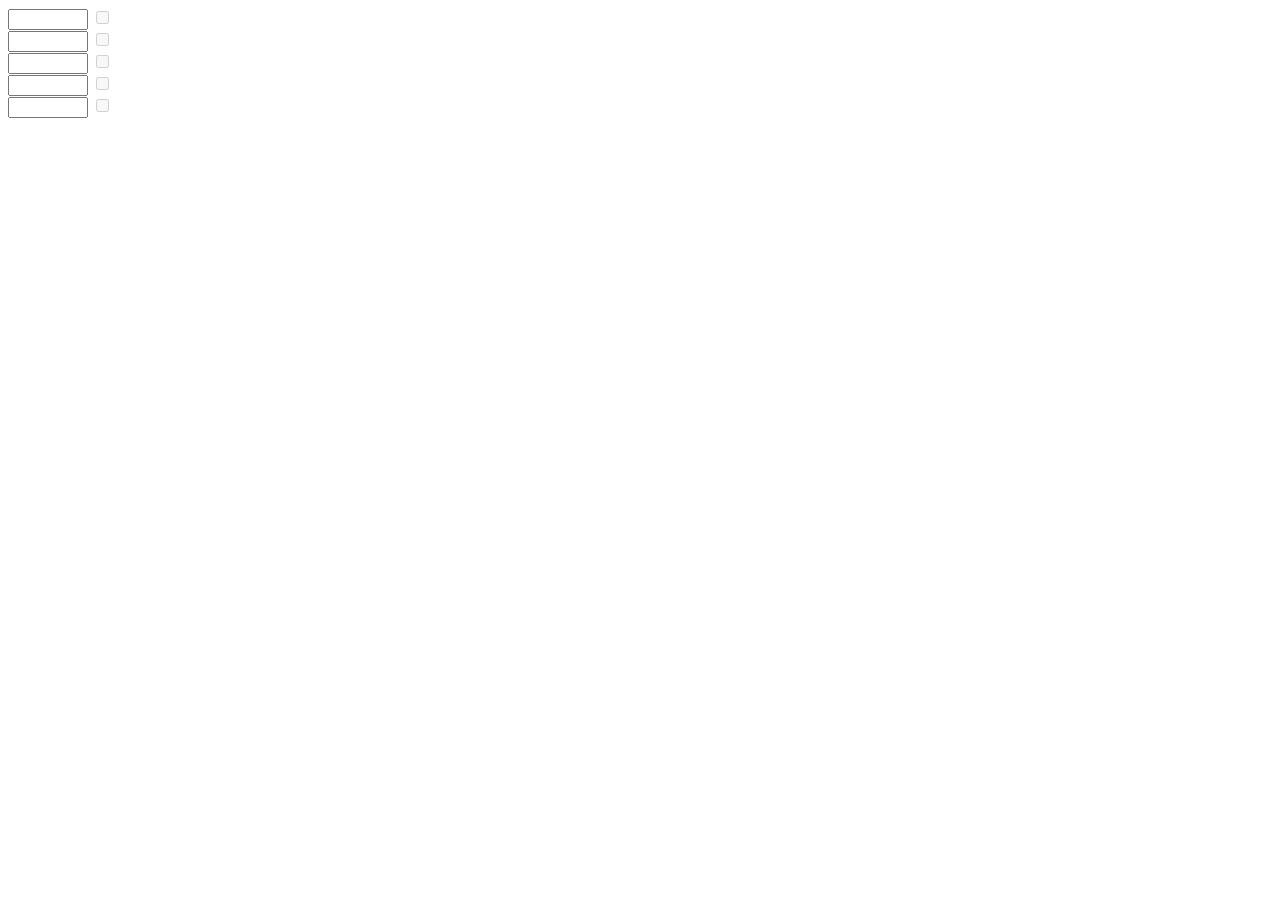
<file: freq.html>
<html>
  <body>
    <div name='voice'>
      <input type='number' min=20 max=20000 step=1
          onchange='changeFreq(this.parentNode)'/>
      <input type='checkbox'
          onchange='maybeInitCtx(); toggleVoice(this.parentNode)'/>
    </div>
    <script>
      const params = new URLSearchParams(window.location.search);
      const freq_params = params.getAll('hz');
      const num_voices = Math.max(5, freq_params.length);
      
      var audioCtx = null;
      var gainNode = null;
      var oscillators = new Array(num_voices);

      let template = document.getElementsByName('voice')[0];
      for (let i = 0; i < num_voices; i++) {
        voice = template.cloneNode(true);
        voice.idx = i;
        for (let j = 0; j < voice.children.length; j++) {
          let input = voice.children[j];
          if (input.tagName.toLowerCase() != 'input') continue;
          switch (input.type) {
            case 'number': voice.number = input; break;
            case 'checkbox': voice.checkbox = input; break;
          }
        }
        if (i < freq_params.length) {
          voice.number.value = freq_params[i];
        } else {
          voice.checkbox.disabled = true;
        }
        document.body.appendChild(voice);
      }
      document.body.removeChild(template);

      function maybeInitCtx() {
        if (audioCtx == null) {
          audioCtx = new(window.AudioContext || window.webkitAudioContext)();
          gainNode = audioCtx.createGain();
          gainNode.gain.value = Math.min(.5 / Math.max(num_voices, 5));
          gainNode.connect(audioCtx.destination);
        }
      }

      function start(idx, freq) {
        if (oscillators[idx] == null) {
          oscillators[idx] = audioCtx.createOscillator();
          oscillators[idx].type = 'sine';
          oscillators[idx].connect(gainNode);
          oscillators[idx].frequency.value = freq;
          oscillators[idx].start()
        } else {
          oscillators[idx].frequency.value = freq;
        }
      }

      function stop(idx) {
        if (oscillators[idx] != null) {
          oscillators[idx].stop();
          oscillators[idx].disconnect(gainNode);
          oscillators[idx] = null;
        }
      }

      function changeFreq(voice) {
        let freq = parseInt(voice.number.value);
        if (!Number.isNaN(freq)) {
          if (voice.checkbox.checked)
            start(voice.idx, freq);
          voice.checkbox.disabled = false;
        } else {
          voice.checkbox.checked = false;
          stop(voice.idx);
          voice.checkbox.disabled = true;
        }
      }

      function toggleVoice(voice) {
        if (voice.checkbox.checked) {
          start(voice.idx, parseInt(voice.number.value));
        } else {
          stop(voice.idx);
        }
      }
    </script>
  </body>
</html>
</file>
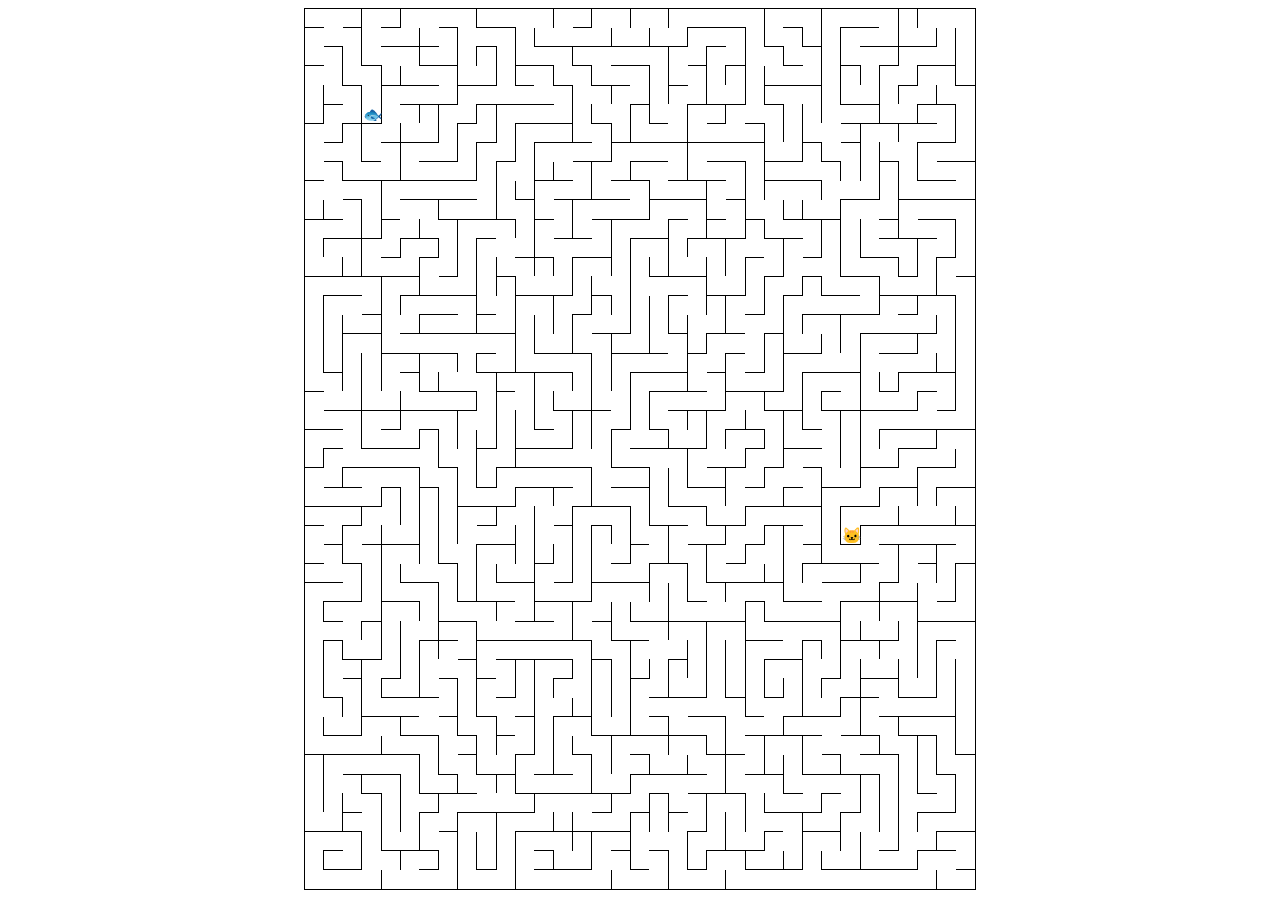
<file: maze.html>
<html>
  <head>
    <style>
      table {
        height: 98vh;
        width: calc(98vh / var(--proportion));
        border-collapse: collapse;
        margin: auto;
        line-height: 0;
        table-layout: fixed;
        text-align: center;
        font-size: calc(70vh / var(--density));
      }
      td { padding-top: calc(20vh / var(--density)) }
      td.b { border-bottom: 1px solid black }
      td.r { border-right:  1px solid black }
      td.l { border-left:   1px solid black }
      td.t { border-top:    1px solid black }
    </style>
  </head>
  <body>
    <script>
      let hexRe = /^[0-9a-fA-F]{2,}$/;

      function unicodize(s) {
        return hexRe.test(s) ? String.fromCodePoint(parseInt(s, 16)) : s;
      }

      const characters = [
        ['\u{1f42d}', '\u{1f9c0}'],
        ['\u{1f423}', '\u{1f413}'],
        ['\u{1f431}', '\u{1f41f}'],
        ['\u{1f41b}', '\u{1f98b}'],
        ['\u{1f987}', '\u{1f335}'],
        ['\u{26bd}',  '\u{1f94e}'],
        ['\u{1f31d}', '\u{1f319}'],
        ['\u{1f41d}', '\u{1f3f5}'],
        ['\u{1f326}', '\u{1f308}'],
        ['\u{2603}',  '\u{2744}' ],
        ['\u{1f3aa}', '\u{1f939}'],
        ['\u{1f3d2}', '\u{1f945}'],
        ['\u{1f436}', '\u{1f9b4}'],
      ];

      const proportion = (11-.5) / (8.5-.5);
      const params = new URLSearchParams(window.location.search);

      const density = parseFloat(params.get('density') ?? 40);
      const rows = Math.round(density * Math.sqrt(proportion));
      const columns = Math.round(density / Math.sqrt(proportion));
      const shifts = [{r:-1, c:0}, {r:0, c:-1}, {r:+1, c:0}, {r:0, c:+1}];
      document.body.style.setProperty('--proportion', proportion);
      document.body.style.setProperty('--density', density);

      const [startCharacter, endCharacter] =
          params.get('start') && params.get('end')
          ? [unicodize(params.get('start')), unicodize(params.get('end'))]
          : characters[Math.floor(Math.random() * characters.length)];
      const message = params.get('message');

      let grid = Array.from({length: rows}, _ =>
          Array.from({length: columns}, _ => ({
        visited: false,
        rightWall: true,
        bottomWall: true,
        inSolution: false,
        cameFrom: null,
        letter: null,
      })));
      let queue = [{cell: {
        r:Math.floor(Math.random() * rows),
        c:Math.floor(Math.random() * columns),
      }, from: null}];

      let queueIdx;
      while (queue.length > 0) {
        if (queueIdx == null) {
          queueIdx = Math.floor(Math.random() * queue.length);
        }
        const {cell, from} = queue[queueIdx];
        if (queueIdx < queue.length - 1) {
          queue[queueIdx] = queue.pop();
        } else {
          queue.pop();
        }
        queueIdx = null;

        if (grid[cell.r][cell.c].visited) continue;
        grid[cell.r][cell.c].visited = true;
        if (from != null) {
          if (cell.r != from.r) {
            grid[Math.min(cell.r, from.r)][from.c].bottomWall = false;
          } else {
            grid[from.r][Math.min(cell.c, from.c)].rightWall = false;
          }
        }

        const oldLength = queue.length;
        for (let shiftIdx = 0; shiftIdx < shifts.length; shiftIdx++) {
          const to = {
            r:cell.r + shifts[shiftIdx].r,
            c:cell.c + shifts[shiftIdx].c,
          };
          if (to.r < 0 || to.r >= rows || to.c < 0 || to.c >= columns) continue;
          if (grid[to.r][to.c].visited) continue;
          queue.push({cell: to, from: cell});
        }
        if (queue.length > oldLength) {
          queueIdx = Math.floor(
            Math.random() * (queue.length - oldLength) + oldLength);
        }
      }

      let longestPath = {length: 0, start: null, end: null};
      function getLongestPath(cell, from) {
        let leafPaths = [];
        for (let shiftIdx = 0; shiftIdx < shifts.length; shiftIdx++) {
          const to = {
            r:cell.r + shifts[shiftIdx].r,
            c:cell.c + shifts[shiftIdx].c,
          };
          if (to.r < 0 || to.r >= rows || to.c < 0 || to.c >= columns) continue;
          if (from != null && to.r == from.r && to.c == from.c) continue;
          if (to.r != cell.r) {
            if (grid[Math.min(to.r, cell.r)][cell.c].bottomWall) continue;
          } else {
            if (grid[cell.r][Math.min(to.c, cell.c)].rightWall) continue;
          }
          leafPaths.push(getLongestPath(to, cell));
        }
        leafPaths.sort(
          (a, b) => a.length < b.length ? 1 : a.length > b.length ? -1 : 0);
        if (leafPaths.length == 0) {
          return {length: 0, leaf: cell};
        }
        if (leafPaths.length == 1
            && leafPaths[0].length + 1 > longestPath.length) {
          longestPath = {
            length: leafPaths[0].length + 1,
            start: cell,
            end: leafPaths[0].leaf,
          };
        }
        if (leafPaths.length > 1
            && leafPaths[0].length + leafPaths[1].length + 2
            > longestPath.length) {
          longestPath = {
            length: leafPaths[0].length + leafPaths[1].length + 2,
            start: leafPaths[0].leaf,
            end: leafPaths[1].leaf,
          };
        }
        return {length: leafPaths[0].length + 1, leaf: leafPaths[0].leaf};
      }
      getLongestPath({r:0, c:0});

      function walk(cell) {
        for (let shiftIdx = 0; shiftIdx < shifts.length; shiftIdx++) {
          const to = {
            r:cell.r + shifts[shiftIdx].r,
            c:cell.c + shifts[shiftIdx].c,
          };
          if (to.r < 0 || to.r >= rows || to.c < 0 || to.c >= columns) continue;
          if (to.r != cell.r) {
            if (grid[Math.min(to.r, cell.r)][cell.c].bottomWall) continue;
          } else {
            if (grid[cell.r][Math.min(to.c, cell.c)].rightWall) continue;
          }
          if (grid[to.r][to.c].cameFrom != null) continue;
          grid[to.r][to.c].cameFrom = cell;
          walk(to);
        }
      }
      grid[longestPath.start.r][longestPath.start.c].cameFrom = longestPath.start
      walk(longestPath.start);

      cell = longestPath.end;
      grid[cell.r][cell.c].inSolution = true;
      if (message != null) {
        messageIdx = Math.min(message.length - 1, longestPath.length - 2);
        messageFactor = Math.max(1, (longestPath.length - 2) / message.length);
      }
      for (let i = longestPath.length; i >= 0; i--) {
        if (message != null && (messageIdx + .5) * messageFactor >= i) {
          grid[cell.r][cell.c].letter = message[messageIdx--];
        }
        grid[cell.r][cell.c].inSolution = true;
        cell = grid[cell.r][cell.c].cameFrom;
      }
      // TODO: infer alphabet from message
      if (message != null) {
        for (let i = 0; i < rows; i++) {
          for (let j = 0; j < columns; j++) {
            if (!grid[i][j].inSolution && Math.random() < 1 / messageFactor) {
              grid[i][j].letter = String.fromCharCode('А'.charCodeAt(0) + Math.floor(Math.random() * 32));
            }
          }
        }
      }

      let table = document.createElement('table');
      for (var i = 0; i < rows; i++) {
        let tr = document.createElement('tr');
        table.appendChild(tr);
        for (var j = 0; j < columns; j++) {
          let td = document.createElement('td');
          if (i == 0) td.classList.add('t');
          if (j == 0) td.classList.add('l');
          if (grid[i][j].bottomWall) td.classList.add('b');
          if (grid[i][j].rightWall) td.classList.add('r');
          var span = null;
          if (longestPath.start.r == i && longestPath.start.c == j) {
            span = document.createElement('span');
            span.innerText = startCharacter;
          } else if (longestPath.end.r == i && longestPath.end.c == j) {
            span = document.createElement('span');
            span.innerText = endCharacter;
          } else if (grid[i][j].letter != null) {
            span = document.createElement('span');
            span.innerText = grid[i][j].letter;
          }
          if (span != null) td.appendChild(span);
          tr.appendChild(td);
        }
      }
      document.body.appendChild(table);
    </script>
  </body>
</html>
</file>
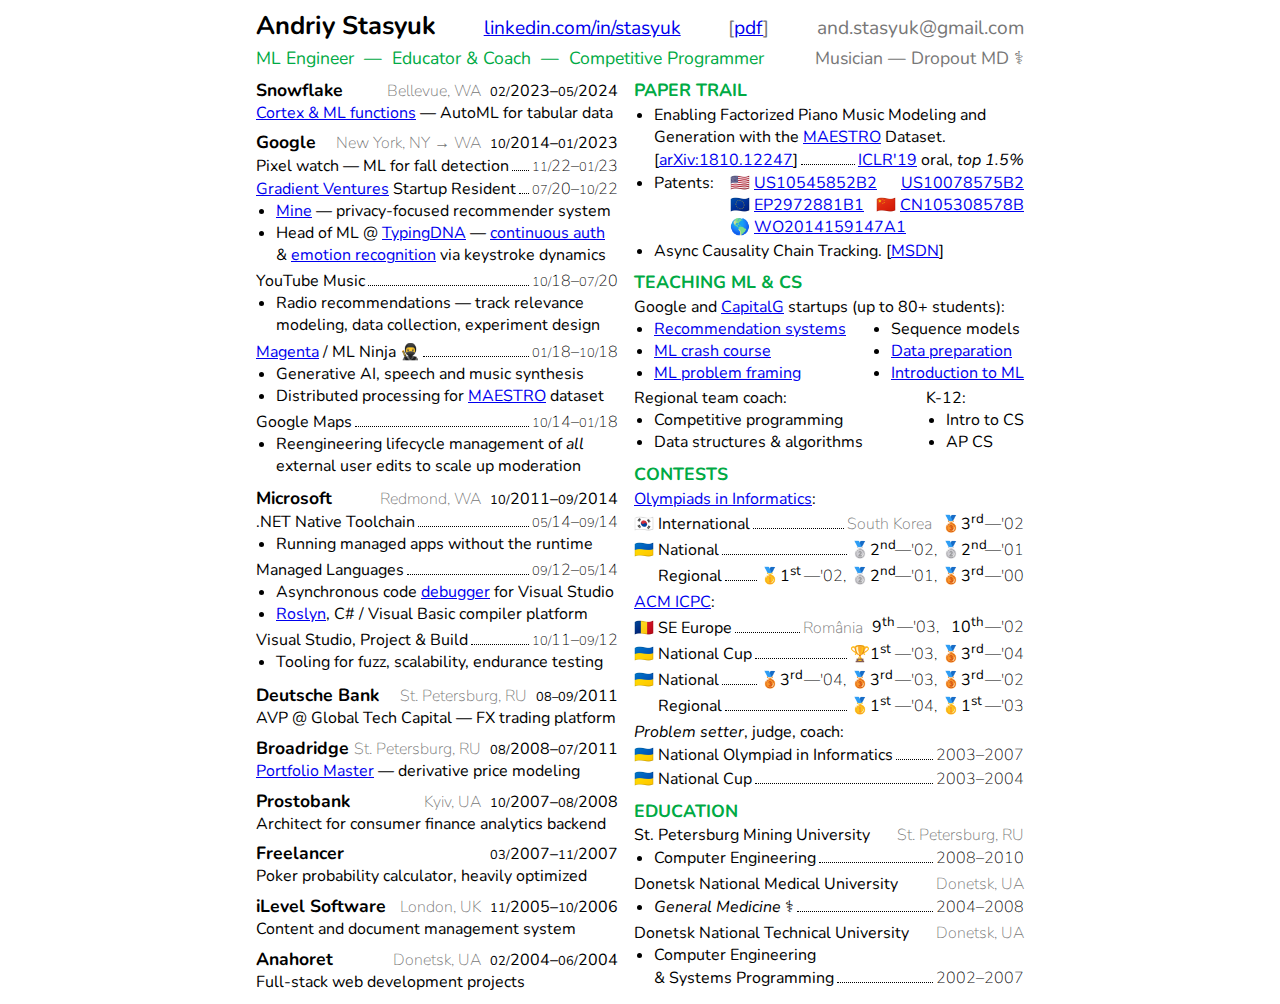
<file: me.html>
<html>
  <head>
    <title>Andriy Stasyuk</title>
    <meta charset="utf-8">
    <link href="https://fonts.googleapis.com/css2?family=Nunito:wght@200;400;700" rel="stylesheet">
    <style>
      a[href^="mailto:"] { color: #777; text-decoration: none; }
      body>div { margin: auto; min-width: 8in; max-width: 8in; }
      div:last-child { padding-bottom: .05rem; }
      html { font-family: 'Nunito', sans-serif; font-size: calc(1in / 6); }
      li:not(.multiline) { white-space: nowrap; }
      sup { display: inline-block; width: 1.8ch; }
      ul { margin: 0 0 .2rem; padding-left: 2ch; }
      ul.no-bullets { list-style-type: none; padding: 0; }
      .columns { display: flex; }
      .columns>:not(.nogrow) { flex: 1 0 0; }
      .columns>:not(:last-child) { margin-right: 1rem; }
      .company { font-size: 110%; font-weight: bold; margin-top: .3rem; }
      .dates { font-weight: lighter; }      
      .emoji { font-style: normal; }
      .grey { color: #777; }
      .header {
        color: #0a4;
        font-size: 110%;
        font-weight: bold;
        text-transform: uppercase;
        margin: .3rem 0 .1rem;
      }
      .justify { 
        align-items: baseline;
        display: flex;
        justify-content: space-between;
        white-space: nowrap;
      }
      .justify>hr {
        border: none;
        border-top: 1px dotted black;
        color: #777;
        flex: 1 0 0;
        margin: 1rem .2rem 0;
      }
      .month { font-size: 80%; }
      .name { color: black; font-size : 133%; font-weight: bold; }
      .nogrow { flex: 0 0 auto; }
      .place { color: #777; font-weight: lighter; }
      .place:not(:last-child) { margin-right: .3rem; }
      .rows { display: flex; flex-direction: column; justify-content: space-between; }
      .spacer { visibility: hidden; }
      .subtitle { color: #0a4; font-size: 110%; padding: .2rem 0; }
      .title { color: #777; font-size: 120%; }
      @media print {
        .noprint { display: none; }
      }
      /* Safari hack to accommodate headers and footers when printing */
      @supports (hanging-punctuation: force-end) {
        @media print {
          body { font-size: .89rem; }
          ul { margin: 0; }
        }
      }
    </style>
  </head>
  <body>
    <div class="justify title">
      <span class="name">Andriy Stasyuk</span>
      <a href="https://linkedin.com/in/stasyuk">linkedin.com/in/stasyuk</a>
      <span class="noprint">[<a href="andriy-stasyuk-cv.pdf">pdf</a>]</span>
      <a href="mailto:and.stasyuk@gmail.com">and.stasyuk@gmail.com</a>
    </div>
    <div class="columns subtitle">
      <span class="justify">
        <span>
          <span>ML Engineer</span>
          <span>&nbsp;&mdash;&nbsp;</span>
          <span>Educator &amp; Coach</span>
          <span>&nbsp;&mdash;&nbsp;</span>
          <span>Competitive Programmer</span>
        </span>
        <span>
          <span class="grey">Musician</span>
          <span class="grey">&mdash;</span>
          <span class="grey">Dropout MD <span class="emoji">&#x2695;</span></span>
        </span>
      </span>
    </div>
    <div class="columns">
      <div class="rows">
        <div>
          <div class="justify">
            <span class="company">Snowflake</span>
            <span>
              <span class="place">Bellevue, WA</span>
              <span class="dates"><b><span class="month">02/</span>2023&ndash;<span class="month">05/</span>2024</b></span>
            </span>
          </div>
          <a href="https://docs.snowflake.com/en/guides-overview-ai-features">Cortex & ML functions</a> &mdash; AutoML for tabular data
        </div>
        <div>
          <div class="justify">
            <span class="company">Google</span>
            <span>
              <span class="place">New York, NY &#x2192; WA</span>
              <span class="dates"><b><span class="month">10/</span>2014&ndash;<span class="month">01/</span>2023</b></span>
            </span>
          </div>
          <div class="justify">
            <span>Pixel watch &mdash; ML for fall detection</span><hr>
            <span class="dates"><span class="month">11/</span>22&ndash;<span class="month">01/</span>23</span>
          </div>
          <div class="justify">
            <a href="https://www.gradient.com/">Gradient Ventures</a>&nbsp;Startup Resident<hr>
            <span class="dates"><span class="month">07/</span>20&ndash;<span class="month">10/</span>22</span>
          </div>
          <ul>
            <li><a href="https://saymine.com/">Mine</a> &mdash; privacy-focused recommender system</li>
            <li class="multiline">
              Head of ML @ <a href="https://www.typingdna.com/">TypingDNA</a> &mdash; <a href="https://www.typingdna.com/activelock-continuous-authentication">continuous auth</a> &amp;
              <a href="https://www.typingdna.com/focus">emotion recognition</a> via keystroke dynamics
            </li>
          </ul>
          <div class="justify">
            YouTube Music<hr>
            <span class="dates"><span class="month">10/</span>18&ndash;<span class="month">07/</span>20</span>
          </div>
          <ul>
            <li class="multiline">Radio recommendations &mdash; track relevance modeling, data collection, experiment design</li>
          </ul>
          <div class="justify">
            <span><a href="https://magenta.tensorflow.org/">Magenta</a> / ML Ninja &#x1f977;</span><hr>
            <span class="dates"><span class="month">01/</span>18&ndash;<span class="month">10/</span>18</span>
          </div>
          <ul>
            <li>Generative AI, speech and music synthesis</li>
            <li>Distributed processing for <a href="https://magenta.tensorflow.org/datasets/maestro">MAESTRO</a> dataset</li>
          </ul>
          <div class="justify">
            Google Maps<hr>
            <span class="dates"><span class="month">10/</span>14&ndash;<span class="month">01/</span>18</span>
          </div>
          <ul>
            <li class="multiline">Reengineering lifecycle management of <em>all</em> external user edits to scale up moderation</li>
          </ul>
        </div>
        <div>
          <div class="justify">
            <span class="company">Microsoft</span>
            <span>
              <span class="place">Redmond, WA</span>
              <span class="dates"><b><span class="month">10/</span>2011&ndash;<span class="month">09/</span>2014</b></span>
            </span>
          </div>
          <div class="justify">
            .NET Native Toolchain<hr>
            <span class="dates"><span class="month">05/</span>14&ndash;<span class="month">09/</span>14</span>
          </div>
          <ul>
            <li>Running managed apps without the runtime</li>
          </ul>
          <div class="justify">
            Managed Languages<hr>
            <span class="dates"><span class="month">09/</span>12&ndash;<span class="month">05/</span>14</span>
          </div>
          <ul>
            <li>Asynchronous code <a href="https://docs.microsoft.com/en-us/archive/msdn-magazine/2013/february/async-programming-async-causality-chain-tracking">debugger</a> for Visual Studio</li>
            <li><a href="https://github.com/dotnet/roslyn/wiki/Roslyn+Overview">Roslyn</a>, C# / Visual Basic compiler platform</li>
          </ul>
          <div class="justify">
            Visual Studio, Project & Build<hr>
            <span class="dates"><span class="month">10/</span>11&ndash;<span class="month">09/</span>12</span>
          </div>
          <ul>
            <li>Tooling for fuzz, scalability, endurance testing</li>
          </ul>
        </div>
        <div>
          <div class="justify">
            <span class="company">Deutsche Bank</span>
            <span>
              <span class="place">St. Petersburg, RU</span>
              <span class="dates"><b><span class="month">08&ndash;09/</span>2011</b></span>
            </span>
          </div>
          <div>AVP @ Global Tech Capital &mdash; FX trading platform</div>
        </div>
        <div>
          <div class="justify">
            <span class="company">Broadridge</span>
            <span>
              <span class="place">St. Petersburg, RU</span>
              <span class="dates"><b><span class="month">08/</span>2008&ndash;<span class="month">07/</span>2011</b></span>
            </span>
          </div>
          <div><a href="https://www.broadridge.com/fact-sheet/broadridge-portfolio-master">Portfolio Master</a> &mdash; derivative price modeling</div>
        </div>
        <div>
          <div class="justify">
            <span class="company">Prostobank</span>
            <span>
              <span class="place">Kyiv, UA</span>
              <span class="dates"><b><span class="month">10/</span>2007&ndash;<span class="month">08/</span>2008</b></span>
            </span>
          </div>
          <div>Architect for consumer finance analytics backend</div>
        </div>
        <div class="work">
          <div class="justify">
            <span class="company">Freelancer</span>
            <span class="dates"><b><span class="month">03/</span>2007&ndash;<span class="month">11/</span>2007</b></span>
          </div>
          <div>Poker probability calculator, heavily optimized</div>
        </div>
        <div>
          <div class="justify">
            <span class="company">iLevel Software</span>
            <span>
              <span class="place">London, UK</span>
              <span class="dates"><b><span class="month">11/</span>2005&ndash;<span class="month">10/</span>2006</b></span>
            </span>
          </div>
          <div>Content and document management system</div>
        </div>
        <div>
          <div class="justify">
            <span class="company">Anahoret</span>
            <span>
              <span class="place">Donetsk, UA</span>
              <span class="dates"><b><span class="month">02/</span>2004&ndash;<span class="month">06/</span>2004</b></span>
            </span>
          </div>
          <div>Full-stack web development projects</div>
        </div>
      </div>
      <div class="rows">
        <div>
          <div class="header">Paper trail</div>
          <ul>
            <li class="multiline">
              Enabling Factorized Piano Music Modeling and Generation with the
                <a href="https://magenta.tensorflow.org/datasets/maestro">MAESTRO</a> Dataset.<br>
              <div class="justify">
                <span>[<a href="https://arxiv.org/abs/1810.12247">arXiv:1810.12247</a>]</span><hr>
                <span><a href="https://openreview.net/forum?id=r1lYRjC9F7">ICLR'19</a> oral, <em>top 1.5%</em></span>
              </div>
            </li>
            <li>
              <div class="columns">
                <div>Patents:</div>
                <div>
                  <div class="justify">
                    <span>
                      <span class="emoji">&#x1f1fa;&#x1f1f8;</span>
                      <a href="https://patents.google.com/patent/US10545852B2">US10545852B2</a>
                    </span>
                    <a href="https://patents.google.com/patent/US10078575B2">US10078575B2</a>
                  </div>
                  <div class="justify">
                    <span>
                      <span class="emoji">&#x1f1ea;&#x1f1fa;</span>
                      <a href="https://patents.google.com/patent/EP2972881B1">EP2972881B1</a>
                      &nbsp;&nbsp;
                    </span>
                    <span>
                      <span class="emoji">&#x1f1e8;&#x1f1f3;</span>
                      <a href="https://patents.google.com/patent/CN105308578B">CN105308578B</a>
                    </span>
                  </div>
                  <div>
                    <span class="emoji">&#x1f30e;</span>
                    <a href="https://patents.google.com/patent/WO2014159147A1">WO2014159147A1</a>
                  </div>
                </div>
              </div>
            </li>
            <li>
              Async Causality Chain Tracking.
              [<a href="https://docs.microsoft.com/en-us/archive/msdn-magazine/2013/february/async-programming-async-causality-chain-tracking">MSDN</a>]
            </li>
          </ul>
        </div>
        <div>
          <div class="header">Teaching ML & CS</div>
          Google and <a href="https://capitalg.com/">CapitalG</a> startups (up to 80+ students):
          <div class="columns">
            <ul>
              <li><a href="https://developers.google.com/machine-learning/recommendation">Recommendation systems</a></li>
              <li><a href="https://developers.google.com/machine-learning/crash-course">ML crash course</a></li>
              <li><a href="https://developers.google.com/machine-learning/problem-framing">ML problem framing</a></li>
            </ul>
            <ul class="nogrow">
              <li>Sequence models</li>
              <li><a href="https://developers.google.com/machine-learning/data-prep">Data preparation</a></li>
              <li><a href="https://developers.google.com/machine-learning/intro-to-ml">Introduction to ML</a></li>
            </ul>
          </div>
          <div class="columns">
            <div>
              Regional team coach:
              <ul>
                <li>Competitive programming</li>
                <li>Data structures & algorithms</li>
              </ul>
            </div>
            <div class="nogrow">
              K-12:
              <ul>
                <li>Intro to CS</li>
                <li>AP CS</li>
              </ul>
            </div>    
          </div>
        </div>
        <div>
          <div class="header">Contests</div>
          <a href="https://ioinformatics.org/">Olympiads in Informatics</a>:
          <ul class="no-bullets">
            <li>
              <div class="justify">
                <span><span class="emoji">&#x1f1f0;&#x1f1f7;</span> International</span><hr>
                <span>
                  <span class="place">South Korea</span>
                  &#x1f949;3<sup>rd</sup><span class="dates">&mdash;'02</span>
                </span>
              </div>
            </li>
            <li>
              <div class="justify">
                <span><span class="emoji">&#x1f1fa;&#x1f1e6;</span> National</span><hr>
                <span>
                  &#x1f948;2<sup>nd</sup><span class="dates">&mdash;'02,</span>
                  &#x1f948;2<sup>nd</sup><span class="dates">&mdash;'01</span>
                </span>
              </div>
            </li>
            <li>
              <div class="justify">
                <span><span class="emoji spacer">&#x1f3c1;</span> Regional</span><hr>
                <span>
                  &#x1f947;1<sup>st</sup><span class="dates">&mdash;'02,</span>
                  &#x1f948;2<sup>nd</sup><span class="dates">&mdash;'01,</span>
                  &#x1f949;3<sup>rd</sup><span class="dates">&mdash;'00</span>
                </span>
              </div>
            </li>
          </ul>
          <a href="https://icpc.global/">ACM ICPC</a>:
          <ul class="no-bullets">
            <li>
              <div class="justify">
                <span><span class="emoji">&#x1f1f7;&#x1f1f4;</span> SE Europe</span><hr>
                <span>
                  <span class="place">România</span>
                  9<sup>th</sup><span class="dates">&mdash;'03,</span>
                  &nbsp;&nbsp;10<sup>th</sup><span class="dates">&mdash;'02</span>
                </span>
              </div>
            </li>
            <li>
              <div class="justify">
                <span><span class="emoji">&#x1f1fa;&#x1f1e6;</span> National Cup</span><hr>
                <span> 
                  &#x1f3c6;1<sup>st</sup><span class="dates">&mdash;'03,</span>
                  &#x1f949;3<sup>rd</sup><span class="dates">&mdash;'04</span>
                </span>
              </div>
            </li>
            <li>
              <div class="justify">
                <span><span class="emoji">&#x1f1fa;&#x1f1e6;</span> National</span><hr>
                <span>
                  &#x1f949;3<sup>rd</sup><span class="dates">&mdash;'04,</span>
                  &#x1f949;3<sup>rd</sup><span class="dates">&mdash;'03,</span>
                  &#x1f949;3<sup>rd</sup><span class="dates">&mdash;'02</span>
                </span>
              </div>
            </li>
            <li>
              <div class="justify">
                <span><span class="emoji spacer">&#x1f3c1;</span> Regional</span><hr>
                <span>
                  &#x1f947;1<sup>st</sup><span class="dates">&mdash;'04,</span>
                  &#x1f947;1<sup>st</sup><span class="dates">&mdash;'03</span>
                </span>
              </div>
            </li>
          </ul>
          <em>Problem setter</em>, judge, coach:
          <ul class="no-bullets">
            <li>
              <div class="justify">
                <span><span class="emoji">&#x1f1fa;&#x1f1e6;</span> National Olympiad in Informatics</span><hr>
                <span class="dates">2003&ndash;2007</span>
              </div>
            </li>
            <li>
              <div class="justify">
                <span><span class="emoji">&#x1f1fa;&#x1f1e6;</span> National Cup</span><hr>
                <span class="dates">2003&ndash;2004</span>
              </div>
            </li>
          </ul>
        </div>
        <div>
          <div class="header">Education</div>
          <div class="justify">
            St. Petersburg Mining University
            <span class="place">St. Petersburg, RU</span>
          </div>
          <ul>
            <li>
              <div class="justify">
                Computer Engineering<hr>
                <span class="dates">2008&ndash;2010</span>
              </div>
            </li>
          </ul>
          <div class="justify">
            Donetsk National Medical University
            <span class="place">Donetsk, UA</span>
          </div>
          <ul>
            <li>
              <div class="justify">
                <span><em>General Medicine</em> <span class="emoji">&#x2695;</span></span><hr>
                <span class="dates">2004&ndash;2008</span>
              </div>
            </li>
          </ul>
          <div class="justify">
            Donetsk National Technical University
            <span class="place">Donetsk, UA</span>
          </div>
          <ul>
            <li>
              Computer Engineering<br>
              <div class="justify">& Systems Programming<hr><span class="dates">2002&ndash;2007</span></div>
            </li>
          </ul>
        </div>
      </div>
    </div>
  </body>
</html>
</file>
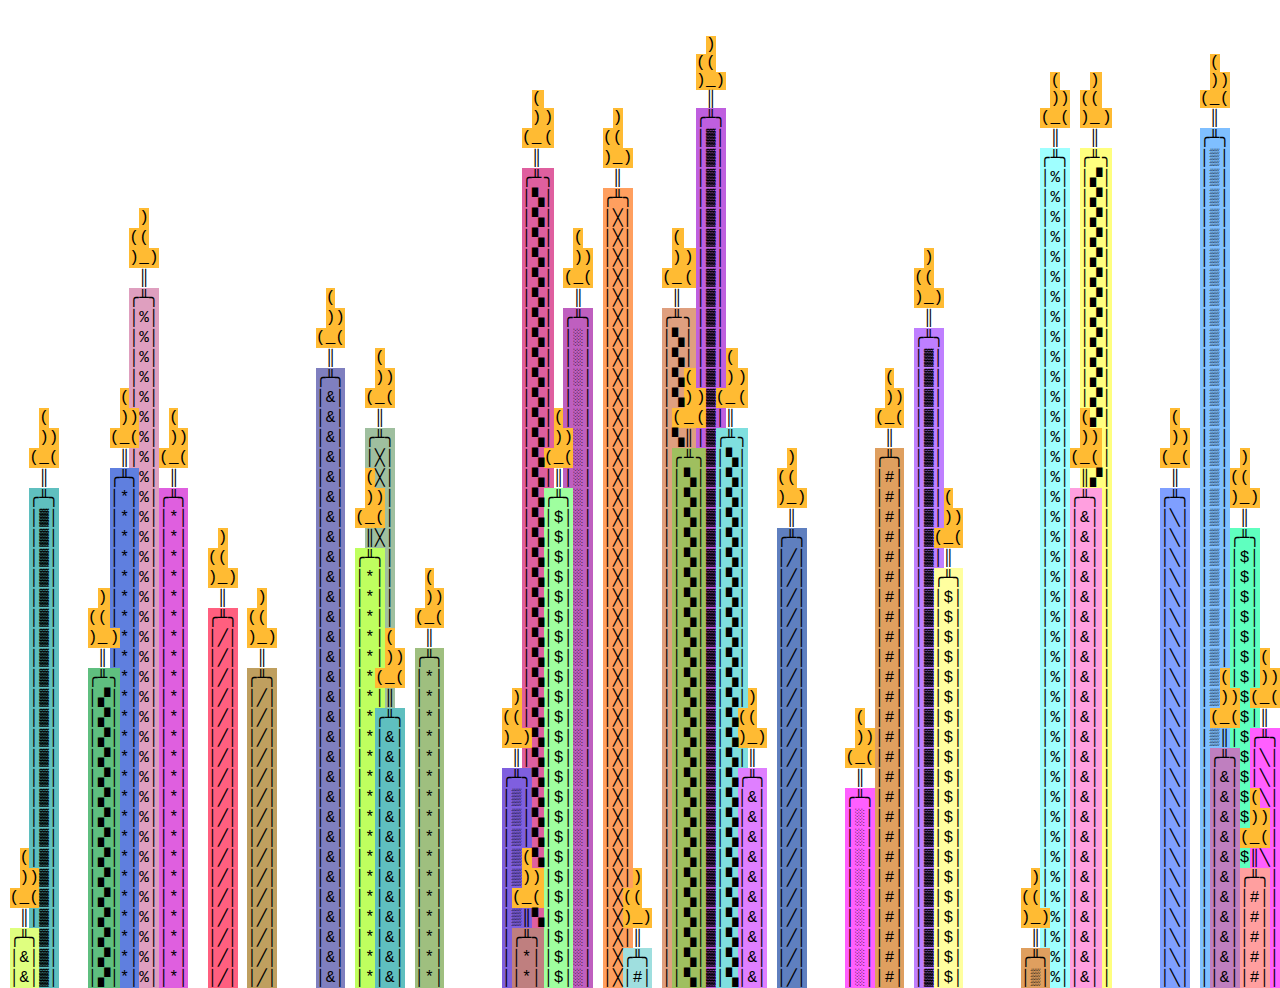
<file: whistle.html>
<html>
  <head>
    <title>Life, the Universe, and Everything</title>
    <style>
      html, body {
        height: 100%;
        width: 100%;
      }
      html {
        display: table;
      }
      body {
        display: table-cell;
        font-family: menlo,lucida console,consolas,courier new,courier,monospace;
        line-height: 1.0;
        vertical-align: middle;
      }
      table {
        background-color: white;
        border-spacing: 0;
        color: black;
        font-size: 16px;
        margin: auto;
      }
      tr, td {
        padding: 0;
      }
    </style>
  </head>
  <body>
    <table id='ascii'></table>
    <script>
      function makeTheEnd(what, how) {
        let row_height = how[0].length;
        let rows = (row_height + PAD) * what.length + PAD;
        let cols = 0;
        let len = [];
        for (let i = 0; i < what.length; i++) {
          len.push(PAD);
          for (let j = 0; j < what[i].length; j++)
            len[i] += how[what[i][j]][0].length + PAD;
          if (len[i] > cols)
            cols = len[i];
        }
        let grid = new Array(rows);
        for (let i = 0; i < rows; i++) {
          grid[i] = new Array(cols);
          for (let j = 0; j < cols; j++)
            grid[i][j] = ' ';
        }
        for (let i = 0; i < what.length; i++) {
          let left = i < what.length / 2 ? PAD : cols - len[i] + PAD;
          for (let j = 0; j < what[i].length; j++) {
            let h = how[what[i][j]];
            for (let k = 0; k < h.length; k++)
              for (let l = 0; l < h[k].length; l++)
                grid[i * (row_height + PAD) + PAD + k][left + l] = h[k][l];
            left += h[0].length + PAD;
          }
        }
        for (let i = 0; i < rows; i++) {
          for (let j = 0; j < cols; j++) {
            if (grid[i][j] != ' ') continue;
            for (let k = -1; k <= 1; k++)
              for (let l = -1; l <= 1; l++)
                if (0 <= i + k && i + k < rows && 0 <= j + l && j + l < cols
                    && grid[i + k][j + l] == '#')
                  grid[i][j] = '\xa0';
          }
        }
        return grid;
      }

      const THE_ANSWER = 42;
      const THE_KEY =
          [0, 2, 0, 5, 4, 0, 2, 0, 7, 5, 0, 9, 5, 4, 2, 10, 9, 5, 7, 5];
      const PAD = 3;
      const THE_END = makeTheEnd(['801524', '7631259', '1259'], [
        [' ', ' ', ' ', ' '],
        ['  ## ', ' # # ', ' # # ', '#####'],
        ['###', '## ', '#  ', '###'],
        ['# # #', ' ### ', '# # #', '# # #'],
        ['#   #', '## ##', '# # #', '#   #'],
        ['# #', '###', '# #', '# #'],
        [' # ', '# #', '# #', ' # '],
        ['## ', '# #', '## ', '#  '],
        [' ##', '#  ', '#  ', ' ##'],
        [' ##', '# #', ' ##', '# #'],
      ]);
      const MAX_ROWS = 100;
      const MAX_COLUMNS = 200;
      const SCORE_WIDTH = 3;
      const FLAME_COLOR = '#fb3';
      const CANDLE_VARIANTS = 2;
      const CANDLE_WIDTH = 3;
      const WICK_HEIGHT = 3;
      const FILL_CHARS = '@#$%&*░▒▓▞▚╱╲╳';
      const CHAR_PLACEHOLDER = '*';
      const CANDLE = [
        [' ( ', ' ) '],
        [' ))', '(( '],
        ['(_(', ')_)'],
        [' ║ '],
        ['╭╨╮'],
        ['│*│'],
      ];
      const CANDLE_SNUFFED = [
        '   ',
        '   ',
        ' ╖ ',
      ];
      const DB_THRESHOLD = -60.0;
      const FFT_SIZE = 4096;

      var R, C;
      var data = [];
      var candles = [];
      var first_lit_idx = 0;

      var table = document.getElementById('ascii');
      var mic_stream, audio_ctx, analyser, freq_array;
      var key_idx = 0, prev_target = null, prev_class = null;

      function randInt(max) {
        return Math.floor(Math.random() * max);
      }

      function randBetween(min, max) {
        return Math.floor(min + Math.random() * (max - min));
      }

      function randColor() {
        let rgb = [];
        let light_idx = randInt(3);
        let dark_idx = randInt(2);
        if (dark_idx == light_idx) dark_idx++;
        for (let i = 0; i < 3; i++) {
          rgb.push(randBetween(i == light_idx ? 6 : 3,
                               i == dark_idx ? 6 : 9) * 32 - 1);
        }
        return rgb;
      }

      function makeTable() {
        R = 0;
        C = 0;
        data.length = 0;
        table.innerHTML = '';
        for (let i = 0; (i < THE_END.length
             || table.clientHeight < window.innerHeight)
             && i <= MAX_ROWS; i++) {
          data[i] = [];
          let tr = document.createElement('tr');
          table.appendChild(tr);
          R++;
          for (let j = 0; (j < C || j < THE_END[0].length
               || table.clientWidth < window.innerWidth)
               && j <= MAX_COLUMNS; j++) {
            let td = document.createElement('td');
            td.textContent = td.oldContent = '\xa0';
            td.oldColor = 'white';
            tr.appendChild(td);
            data[i].push(td);
            C = Math.max(C, data[i].length)
          }
        }
      }

      function colorsClose(a, b) {
        let diff = 0;
        for (let c = 0; c < 3; c++)
          diff += Math.abs(a[c] - b[c]);
        return diff <= 64;
      }

      function isGoodCandle(candle) {
        if (candle == null)
          return false;
        if (colorsClose(FLAME_COLOR, candle.color))
          return false;
        for (let i = 0; i < candles.length; i++) {
          if (candles[i].column == candle.column)
            return false;
          if (Math.abs(candles[i].column - candle.column) < CANDLE_WIDTH + 1) {
            if (Math.abs(candles[i].height - candle.height) < CANDLE.length)
              return false;
            if (colorsClose(candles[i].color, candle.color))
              return false;
          }
        }
        return true;
      }

      function makeCandle() {
        let candle = null;
        for (let t = 0; t < 10 && !isGoodCandle(candle); t++) {
          candle = {
            char: FILL_CHARS[randInt(FILL_CHARS.length)],
            color: randColor(),
            column: randBetween(1, C - 1),
            height: randBetween(CANDLE.length, R - 1),
            lit: true,
            variant: randInt(CANDLE_VARIANTS),
          };
        }
        return candle;
      }

      function setContent(td, new_content, new_color, temporary) {
        if (new_content != ' ') {
          if (!temporary) {
            td.oldContent = new_content;
            if (new_color != null) td.oldColor = new_color;
          }
          td.textContent = new_content;
          td.style.backgroundColor = new_color != null
              ? new_color : td.oldColor;
        } else {
          td.textContent = td.oldContent;
          td.style.backgroundColor = td.oldColor;
        }
      }

      function drawCandle(candle, only_flame) {
        for (let i = 0; i < (only_flame
             ? WICK_HEIGHT : candle.height); i++) {
          ci = Math.min(i, CANDLE.length - 1);
          for (let j = 0; j < CANDLE_WIDTH; j++) {
            new_content = candle.lit
                ? CANDLE[ci][candle.variant % CANDLE[ci].length][j]
                : CANDLE_SNUFFED[ci][j];
            new_color = i > WICK_HEIGHT
                ? 'rgb(' + candle.color.join() + ')'
                : !candle.lit || i == WICK_HEIGHT ? null : FLAME_COLOR;
            if (new_content == CHAR_PLACEHOLDER)
              new_content = candle.char;
            setContent(
                data[R - candle.height + i][candle.column + j - 1],
                new_content, new_color, i < WICK_HEIGHT);
          }
        }
      }

      function showScore() {
        let score = first_lit_idx;
        for (let i = 0; i < SCORE_WIDTH; i++) {
          data[0][C - i - 2].textContent = score % 10;
          score = Math.floor(score / 10);
        }
      }

      function makeCandles() {
        first_lit_idx = 0;
        candles.length = 0;
        for (let n = 0; n < THE_ANSWER; n++) {          
          candles.push(makeCandle());
        }
        candles.sort((a, b) => b.height - a.height);
        for (let n = 0; n < candles.length; n++) {
          drawCandle(candles[n], false);
        }
      }

      function animateCandles() {
        for (let n = 0; n < Math.min(
            candles.length / 3, candles.length - first_lit_idx); n++) {
          let candle = candles[randBetween(first_lit_idx, candles.length)];
          candle.variant = (candle.variant + 1) % CANDLE_VARIANTS;
          drawCandle(candle, true);
        }
      }

      function animateTitle() {
        const start_i = (R - THE_END.length) >> 1;
        const start_j = (C - THE_END[0].length) >> 1;
        for (let i = 0; i < THE_END.length; i++) {
          for (let j = 0; j < THE_END[i].length; j++) {
            if (THE_END[i][j] == ' ') continue;
            data[start_i + i][start_j + j].textContent =
                THE_END[i][j] == '\xa0' ? THE_END[i][j]
                    : FILL_CHARS[randInt(FILL_CHARS.length)];
            data[start_i + i][start_j + j].style.backgroundColor =
                THE_END[i][j] == '\xa0' ? 'white' : 'rgb(' + randColor() + ')';
          }
        }
      }

      function pitchClassColumn(pitch_class) {
        if (pitch_class == null) return null;
        return Math.round(1 + (C - 3 - SCORE_WIDTH) * (pitch_class + .5) / 12);
      }

      function pitchesClose(a, b) {
        return Math.abs(pitchClassColumn(a) - pitchClassColumn(b)) <= 2;
      }

      function drawGuideChar(pitch_class, char) {
        if (pitch_class == null) return;
        data[0][pitchClassColumn(pitch_class)].textContent = char;
      }

      function snuffCandle() {
        if (first_lit_idx >= candles.length) return false;
        let candle = candles[first_lit_idx];
        candle.lit = false;
        drawCandle(candle, true);
        first_lit_idx++;
        showScore();
        return first_lit_idx < candles.length;
      }

      function processPitch(pitch_class) {
        drawGuideChar(prev_class, '\xa0');
        target_class = THE_KEY[key_idx];
        if (pitchesClose(pitch_class, target_class)) {
          drawGuideChar(target_class, '\xa0');
          key_idx = (key_idx + 1) % THE_KEY.length;
          target_class = THE_KEY[key_idx];
          if (!snuffCandle()) {
            return;
          }
        }
        drawGuideChar(target_class, '╳');
        drawGuideChar(pitch_class, '@');
        prev_class = pitch_class;
      }

      async function initPitchDetection() {
        mic_stream = await navigator.mediaDevices.getUserMedia({audio: true});
        audio_ctx = new (window.AudioContext || window.webkitAudioContext)();
        analyser = audio_ctx.createAnalyser();
        analyser.fftSize = FFT_SIZE;
        audio_ctx.createMediaStreamSource(mic_stream).connect(analyser);
        freq_array = new Float32Array(analyser.frequencyBinCount);
      }

      function binToPitchClass(bin) {
        let freq = (bin + .5) * audio_ctx.sampleRate
            / analyser.frequencyBinCount;
        return ((Math.log2(freq / 440) + 69) * 12 + .5) % 12 - .5;
      }

      function detectPitch() {
        analyser.getFloatFrequencyData(freq_array);
        let max_value = -Infinity;
        let max_i = -1;
        for (let i = 0; i < freq_array.length; i++) {
          if (freq_array[i] > max_value) {
            max_value = freq_array[i];
            max_i = i;
          }
        }
        processPitch(max_value >= DB_THRESHOLD ? binToPitchClass(max_i) : null);
      }

      function fill() {
        makeTable();
        makeCandles();
        showScore();
      }

      function tick() {
        if (first_lit_idx < candles.length) {
          animateCandles();
          detectPitch();
        } else {
          animateTitle();
        }
      }

      fill();
      window.onresize = fill;

      initPitchDetection().then(() => { window.setInterval(tick, 200); });
    </script>
  </body>
</html>
</file>
